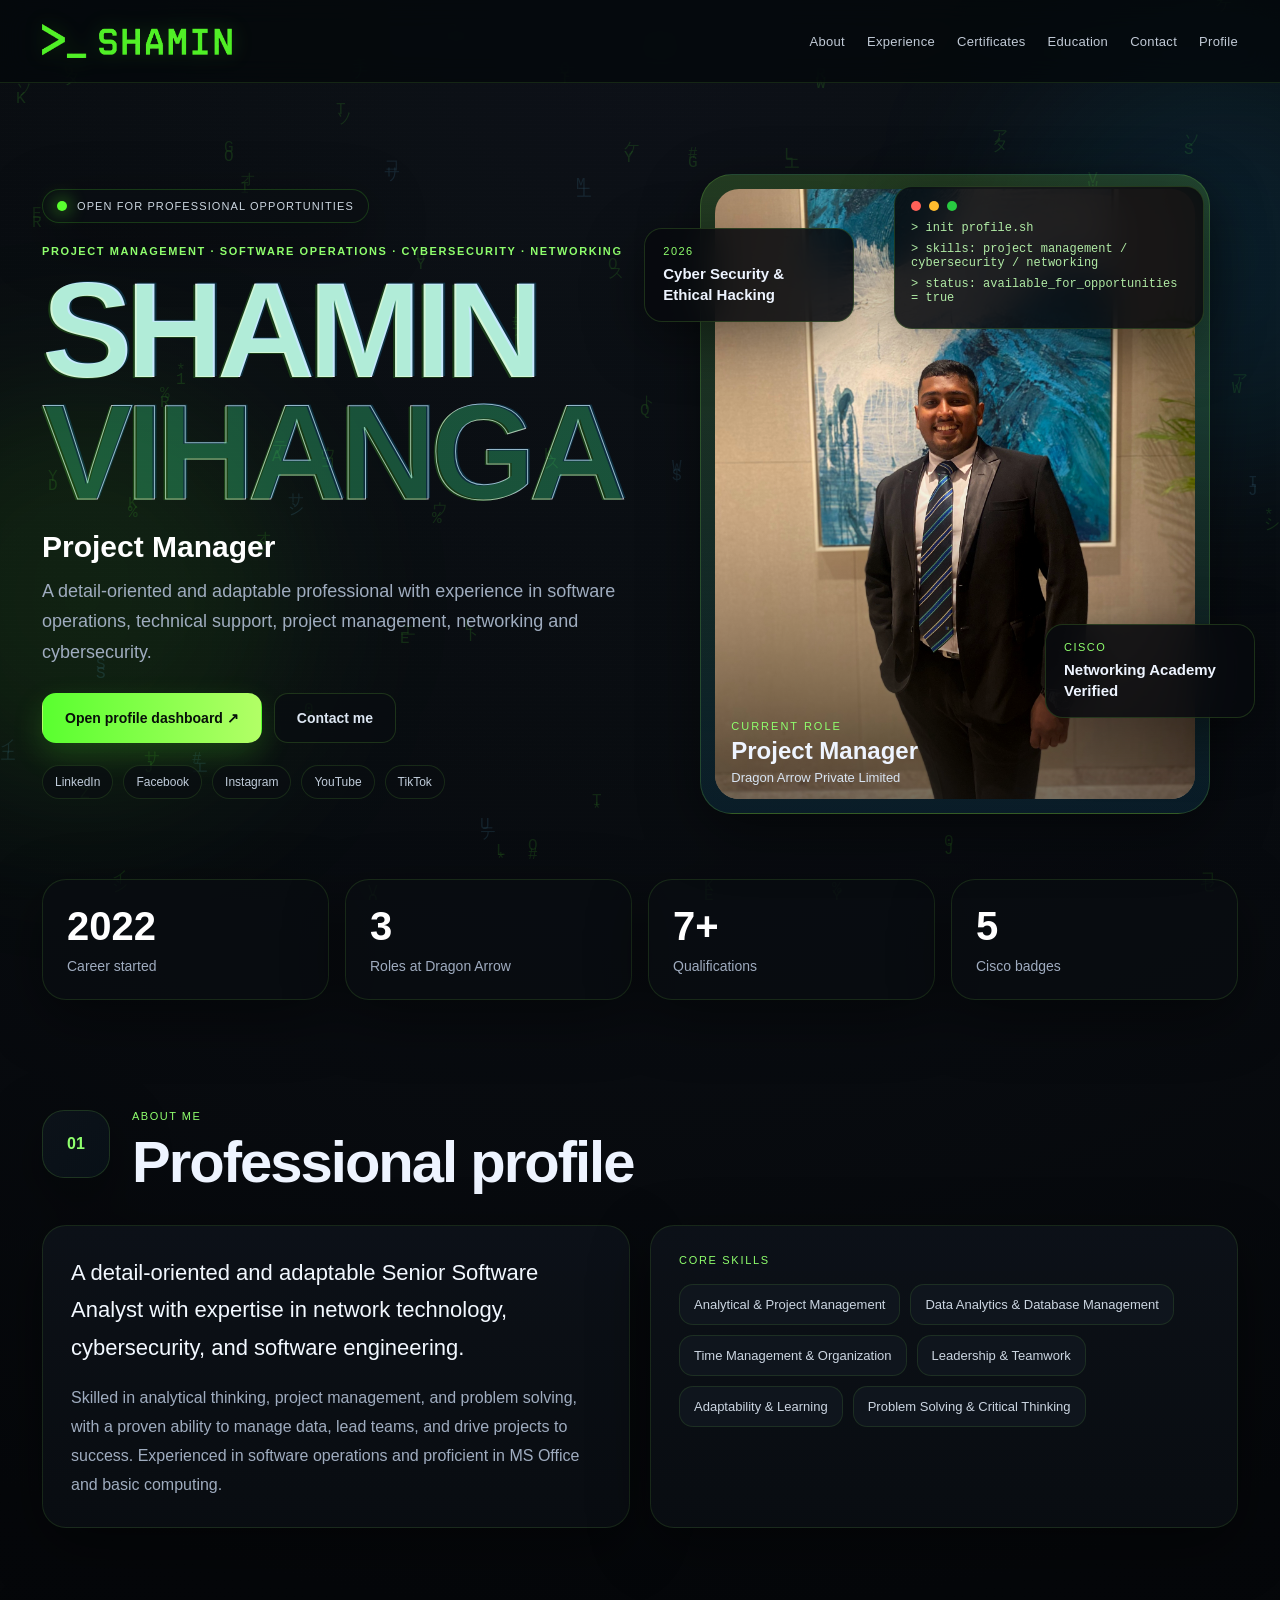
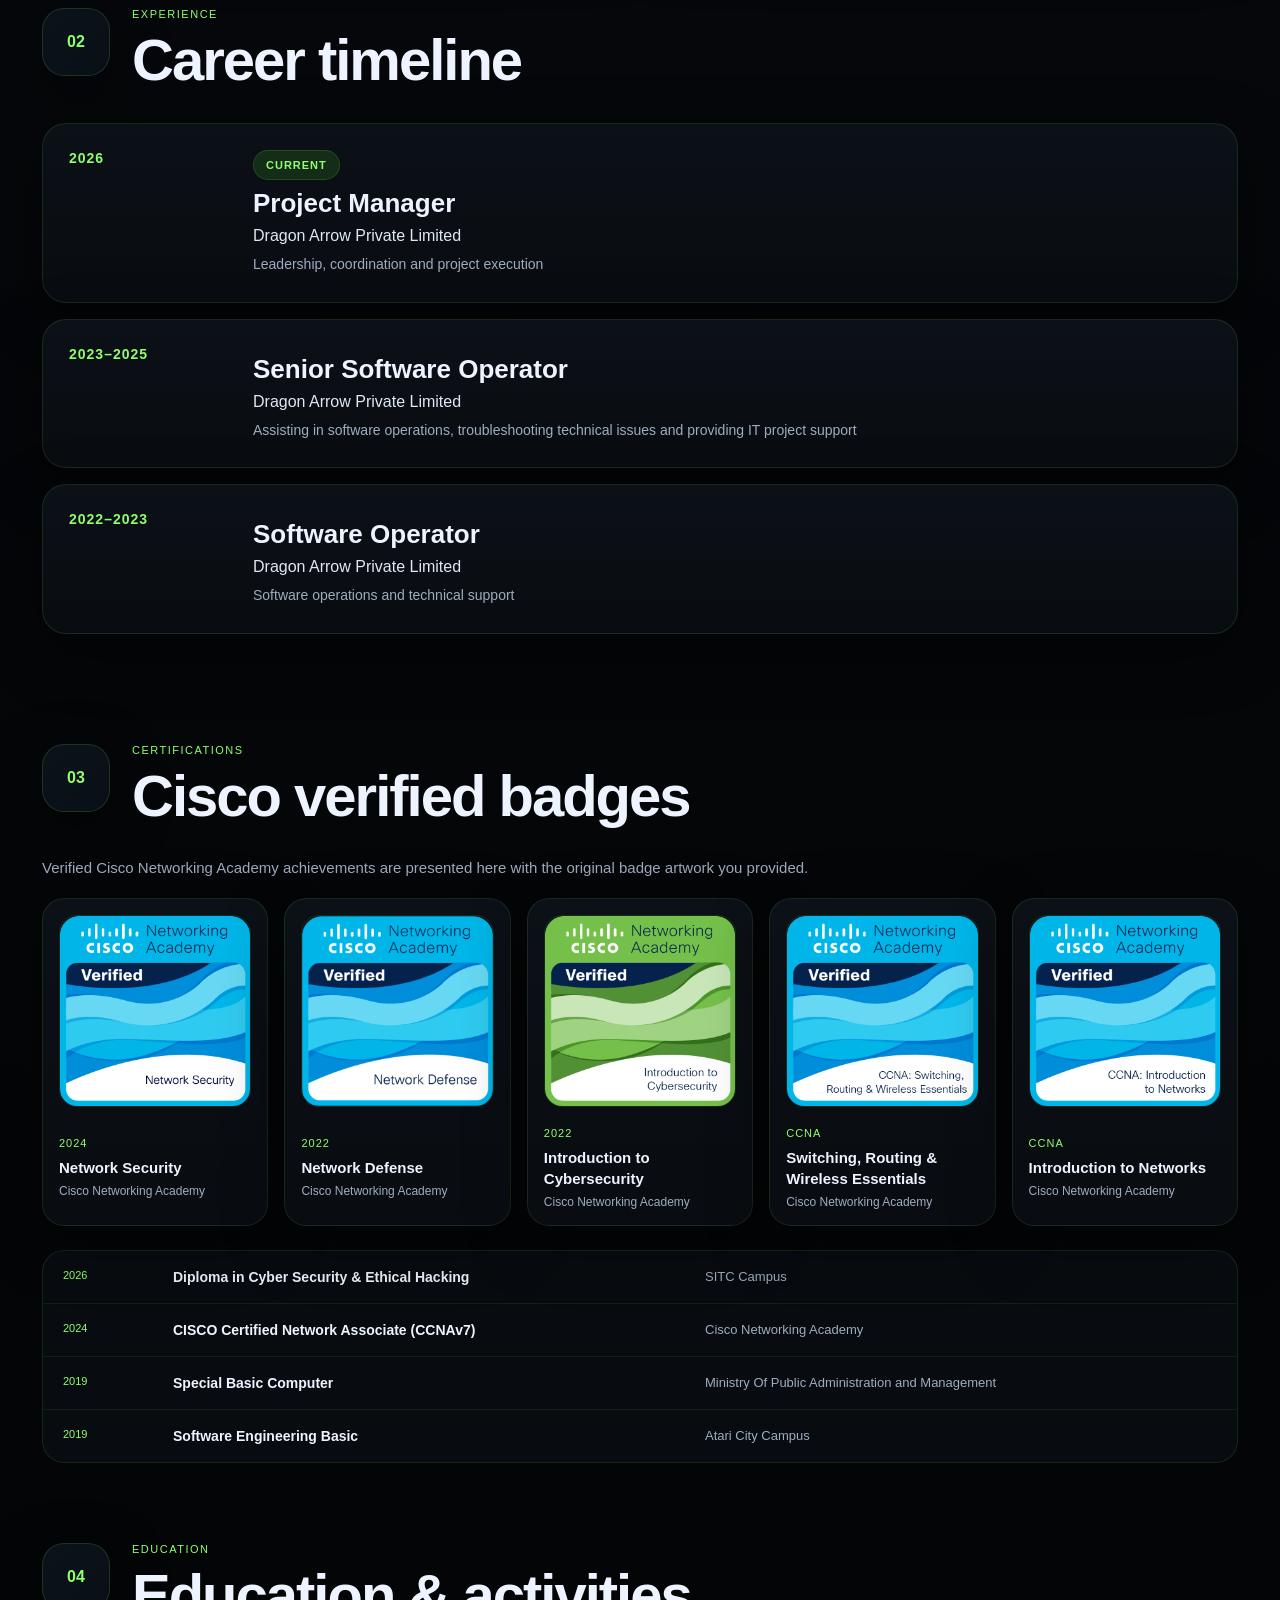
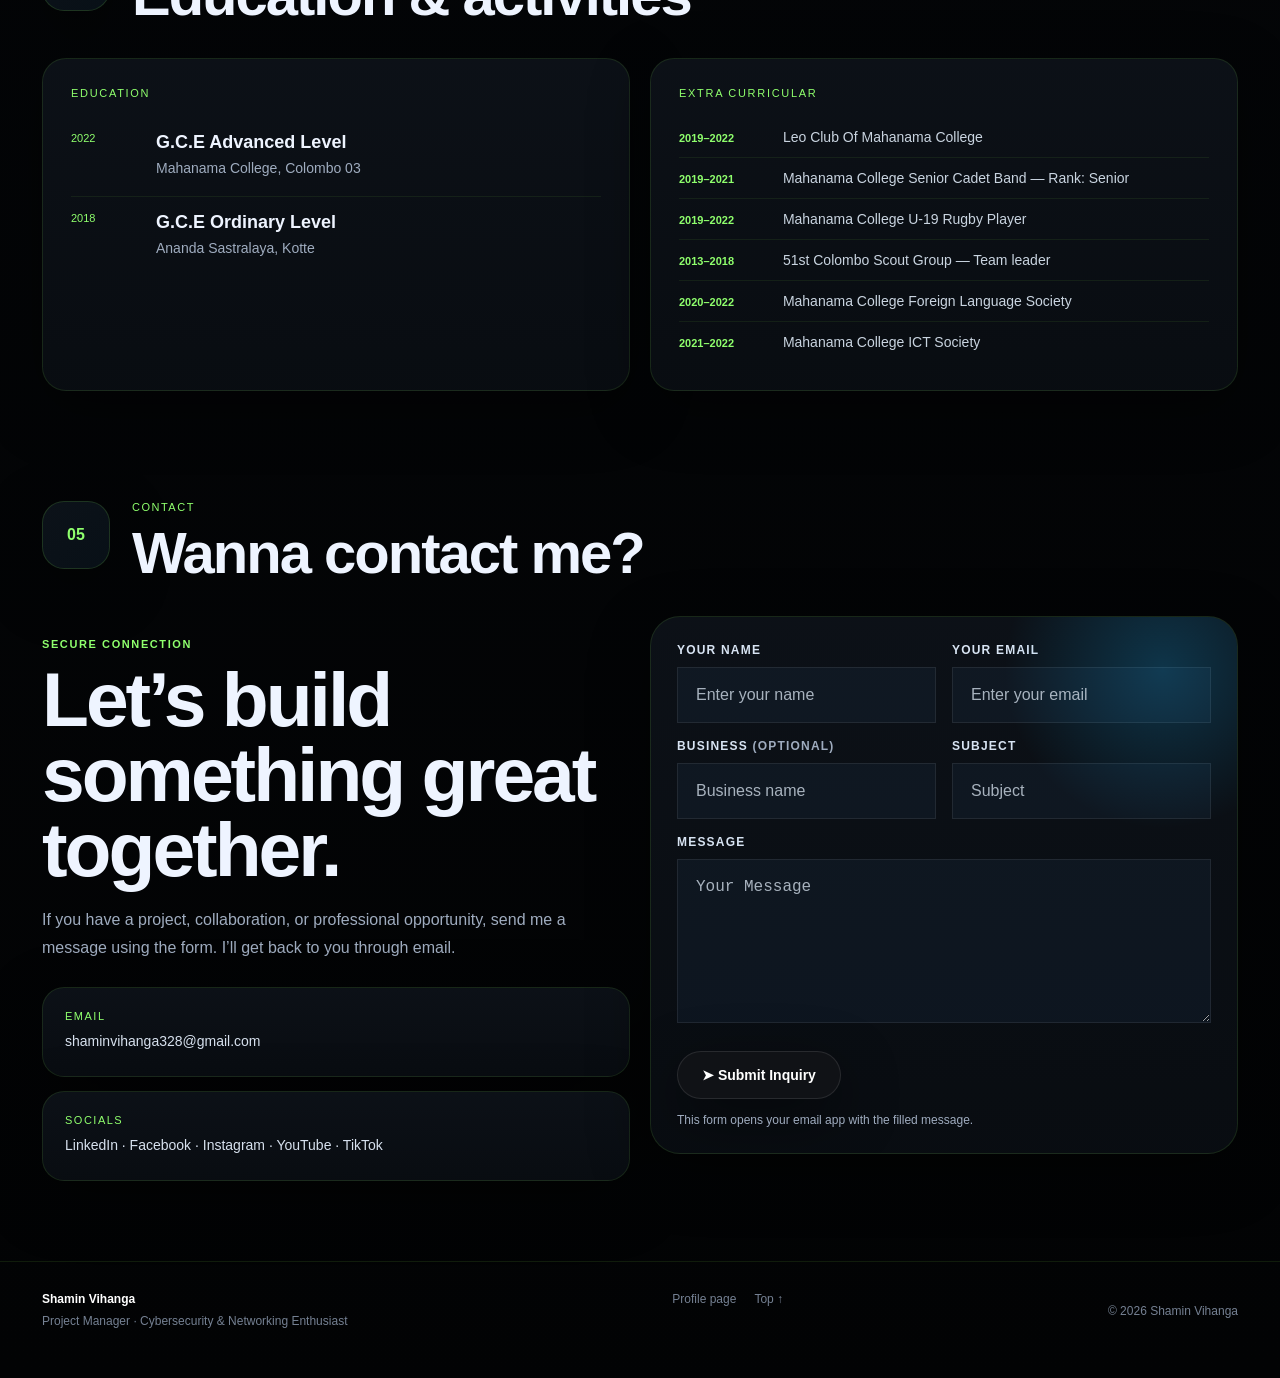
<file: index.html>
<!doctype html>
<html lang="en">
<head>
  <meta charset="utf-8" />
  <meta name="viewport" content="width=device-width,initial-scale=1" />
  <meta name="description" content="Shamin Vihanga — Project Manager, software operations professional, networking and cybersecurity enthusiast." />
  <meta name="theme-color" content="#05070b" />
  <title>Shamin Vihanga | Portfolio</title>
  <link rel="icon" href="assets/favicon.svg" type="image/svg+xml" />
  <link rel="stylesheet" href="style.css" />
</head>
<body>
  <canvas id="matrixCanvas" aria-hidden="true"></canvas>
  <div class="scanlines" aria-hidden="true"></div>

  <header class="topbar">
    <a class="brand brand-image" href="#home" aria-label="Shamin home">
      <img src="assets/shamin-logo.png" alt="Shamin logo" />
    </a>
    <nav class="main-nav" id="mainNav">
      <a href="#about">About</a>
      <a href="#experience">Experience</a>
      <a href="#certifications">Certificates</a>
      <a href="#education">Education</a>
      <a href="#contact">Contact</a>
      <a href="profile.html">Profile</a>
    </nav>
    <button class="menu-toggle" id="menuToggle" aria-label="Open menu"><span></span><span></span><span></span></button>
  </header>

  <main>
    <section class="hero" id="home">
      <div class="hero-copy reveal">
        <div class="status-pill"><b></b> OPEN FOR PROFESSIONAL OPPORTUNITIES</div>
        <p class="kicker">PROJECT MANAGEMENT · SOFTWARE OPERATIONS · CYBERSECURITY · NETWORKING</p>
        <h1 class="glitch" data-text="SHAMIN VIHANGA">SHAMIN<br><span>VIHANGA</span></h1>
        <p class="hero-role">Project Manager</p>
        <p class="hero-lead">A detail-oriented and adaptable professional with experience in software operations, technical support, project management, networking and cybersecurity.</p>
        <div class="hero-buttons">
          <a class="btn primary" href="profile.html">Open profile dashboard ↗</a>
          <a class="btn ghost" href="#contact">Contact me</a>
        </div>
        <div class="social-strip" aria-label="Social profiles">
          <a href="https://www.linkedin.com/in/shamin-vihanga-" target="_blank" rel="noopener">LinkedIn</a>
          <a href="https://www.facebook.com/shamin.vihange/" target="_blank" rel="noopener">Facebook</a>
          <a href="https://www.instagram.com/_._mikiya_._/" target="_blank" rel="noopener">Instagram</a>
          <a href="https://www.youtube.com/@shaminvihanga9292" target="_blank" rel="noopener">YouTube</a>
          <a href="https://www.tiktok.com/@mikiya.0?is_from_webapp=1&sender_device=pc" target="_blank" rel="noopener">TikTok</a>
        </div>
      </div>

      <div class="hero-photo reveal delay-1">
        <div class="photo-frame tilt-card">
          <img src="assets/profile-photo.jpg" alt="Shamin Vihanga" />
          <div class="photo-overlay"></div>
          <div class="photo-meta"><span>CURRENT ROLE</span><strong>Project Manager</strong><small>Dragon Arrow Private Limited</small></div>
        </div>
        <div class="float-card fc-one"><span>2026</span><b>Cyber Security & Ethical Hacking</b></div>
        <div class="float-card fc-two"><span>CISCO</span><b>Networking Academy Verified</b></div>
        <div class="terminal-card reveal delay-2">
          <div class="terminal-top"><span></span><span></span><span></span></div>
          <p>&gt; init profile.sh</p>
          <p>&gt; skills: project management / cybersecurity / networking</p>
          <p>&gt; status: available_for_opportunities = true</p>
        </div>
      </div>
    </section>

    <section class="stats reveal">
      <article><strong>2022</strong><span>Career started</span></article>
      <article><strong>3</strong><span>Roles at Dragon Arrow</span></article>
      <article><strong>7+</strong><span>Qualifications</span></article>
      <article><strong>5</strong><span>Cisco badges</span></article>
    </section>

    <section class="section" id="about">
      <div class="section-title reveal"><span>01</span><div><p>ABOUT ME</p><h2>Professional profile</h2></div></div>
      <div class="about-grid">
        <article class="glass reveal tilt-card">
          <p class="large-copy">A detail-oriented and adaptable Senior Software Analyst with expertise in network technology, cybersecurity, and software engineering.</p>
          <p>Skilled in analytical thinking, project management, and problem solving, with a proven ability to manage data, lead teams, and drive projects to success. Experienced in software operations and proficient in MS Office and basic computing.</p>
        </article>
        <article class="glass reveal delay-1 tilt-card">
          <p class="mini-label">CORE SKILLS</p>
          <div class="skill-grid">
            <span>Analytical & Project Management</span>
            <span>Data Analytics & Database Management</span>
            <span>Time Management & Organization</span>
            <span>Leadership & Teamwork</span>
            <span>Adaptability & Learning</span>
            <span>Problem Solving & Critical Thinking</span>
          </div>
        </article>
      </div>
    </section>

    <section class="section alt" id="experience">
      <div class="section-title reveal"><span>02</span><div><p>EXPERIENCE</p><h2>Career timeline</h2></div></div>
      <div class="timeline">
        <article class="timeline-card reveal tilt-card"><time>2026</time><div><div class="current-badge">CURRENT</div><h3>Project Manager</h3><p>Dragon Arrow Private Limited</p><small>Leadership, coordination and project execution</small></div></article>
        <article class="timeline-card reveal tilt-card"><time>2023–2025</time><div><h3>Senior Software Operator</h3><p>Dragon Arrow Private Limited</p><small>Assisting in software operations, troubleshooting technical issues and providing IT project support</small></div></article>
        <article class="timeline-card reveal tilt-card"><time>2022–2023</time><div><h3>Software Operator</h3><p>Dragon Arrow Private Limited</p><small>Software operations and technical support</small></div></article>
      </div>
    </section>

    <section class="section" id="certifications">
      <div class="section-title reveal"><span>03</span><div><p>CERTIFICATIONS</p><h2>Cisco verified badges</h2></div></div>
      <p class="section-copy reveal">Verified Cisco Networking Academy achievements are presented here with the original badge artwork you provided.</p>
      <div class="badge-grid">
        <article class="badge-card reveal tilt-card"><img src="assets/cisco-network-security.png" alt="Cisco Networking Academy verified Network Security badge"><div><span>2024</span><h3>Network Security</h3><p>Cisco Networking Academy</p></div></article>
        <article class="badge-card reveal delay-1 tilt-card"><img src="assets/cisco-network-defense.png" alt="Cisco Networking Academy verified Network Defense badge"><div><span>2022</span><h3>Network Defense</h3><p>Cisco Networking Academy</p></div></article>
        <article class="badge-card reveal delay-2 tilt-card"><img src="assets/cisco-introduction-to-cybersecurity.png" alt="Cisco Networking Academy verified Introduction to Cybersecurity badge"><div><span>2022</span><h3>Introduction to Cybersecurity</h3><p>Cisco Networking Academy</p></div></article>
        <article class="badge-card reveal tilt-card"><img src="assets/cisco-ccna-switching-routing-wireless-essentials.png" alt="Cisco Networking Academy verified CCNA Switching Routing and Wireless Essentials badge"><div><span>CCNA</span><h3>Switching, Routing & Wireless Essentials</h3><p>Cisco Networking Academy</p></div></article>
        <article class="badge-card reveal delay-1 tilt-card"><img src="assets/cisco-ccna-introduction-to-networks.png" alt="Cisco Networking Academy verified CCNA Introduction to Networks badge"><div><span>CCNA</span><h3>Introduction to Networks</h3><p>Cisco Networking Academy</p></div></article>
      </div>

      <div class="qualification-list reveal">
        <div><time>2026</time><strong>Diploma in Cyber Security & Ethical Hacking</strong><span>SITC Campus</span></div>
        <div><time>2024</time><strong>CISCO Certified Network Associate (CCNAv7)</strong><span>Cisco Networking Academy</span></div>
        <div><time>2019</time><strong>Special Basic Computer</strong><span>Ministry Of Public Administration and Management</span></div>
        <div><time>2019</time><strong>Software Engineering Basic</strong><span>Atari City Campus</span></div>
      </div>
    </section>

    <section class="section alt" id="education">
      <div class="section-title reveal"><span>04</span><div><p>EDUCATION</p><h2>Education & activities</h2></div></div>
      <div class="two-col">
        <article class="glass reveal tilt-card">
          <p class="mini-label">EDUCATION</p>
          <div class="info-row"><span>2022</span><div><h3>G.C.E Advanced Level</h3><p>Mahanama College, Colombo 03</p></div></div>
          <div class="info-row"><span>2018</span><div><h3>G.C.E Ordinary Level</h3><p>Ananda Sastralaya, Kotte</p></div></div>
        </article>
        <article class="glass reveal delay-1 tilt-card">
          <p class="mini-label">EXTRA CURRICULAR</p>
          <ul class="activity-list">
            <li><b>2019–2022</b> Leo Club Of Mahanama College</li>
            <li><b>2019–2021</b> Mahanama College Senior Cadet Band — Rank: Senior</li>
            <li><b>2019–2022</b> Mahanama College U-19 Rugby Player</li>
            <li><b>2013–2018</b> 51st Colombo Scout Group — Team leader</li>
            <li><b>2020–2022</b> Mahanama College Foreign Language Society</li>
            <li><b>2021–2022</b> Mahanama College ICT Society</li>
          </ul>
        </article>
      </div>
    </section>

    <section class="contact-panel" id="contact">
      <div class="section-title reveal"><span>05</span><div><p>CONTACT</p><h2>Wanna contact me?</h2></div></div>
      <div class="contact-grid">
        <div class="contact-copy reveal">
          <p class="kicker">SECURE CONNECTION</p>
          <h2>Let’s build something great together.</h2>
          <p>If you have a project, collaboration, or professional opportunity, send me a message using the form. I’ll get back to you through email.</p>
          <div class="contact-mini-cards">
            <div class="contact-mini-card">
              <span>EMAIL</span>
              <a href="mailto:shaminvihanga328@gmail.com">shaminvihanga328@gmail.com</a>
            </div>
            <div class="contact-mini-card">
              <span>SOCIALS</span>
              <p>LinkedIn · Facebook · Instagram · YouTube · TikTok</p>
            </div>
          </div>
        </div>

        <form class="contact-form reveal delay-1" id="contactForm">
          <div class="form-grid two">
            <label>
              <span>YOUR NAME</span>
              <input type="text" name="name" placeholder="Enter your name" required />
            </label>
            <label>
              <span>YOUR EMAIL</span>
              <input type="email" name="email" placeholder="Enter your email" required />
            </label>
            <label>
              <span>BUSINESS <em>(OPTIONAL)</em></span>
              <input type="text" name="business" placeholder="Business name" />
            </label>
            <label>
              <span>SUBJECT</span>
              <input type="text" name="subject" placeholder="Subject" required />
            </label>
          </div>
          <label class="full-width">
            <span>MESSAGE</span>
            <textarea name="message" rows="7" placeholder="Your Message" required></textarea>
          </label>
          <button class="submit-btn" type="submit">➤ Submit Inquiry</button>
          <p class="form-note">This form opens your email app with the filled message.</p>
        </form>
      </div>
    </section>
  </main>

  <footer>
    <div><strong>Shamin Vihanga</strong><span>Project Manager · Cybersecurity & Networking Enthusiast</span></div>
    <div class="footer-links"><a href="profile.html">Profile page</a><a href="#home">Top ↑</a></div>
    <p>© <span id="year"></span> Shamin Vihanga</p>
  </footer>

  <script src="script.js"></script>
</body>
</html>
</file>
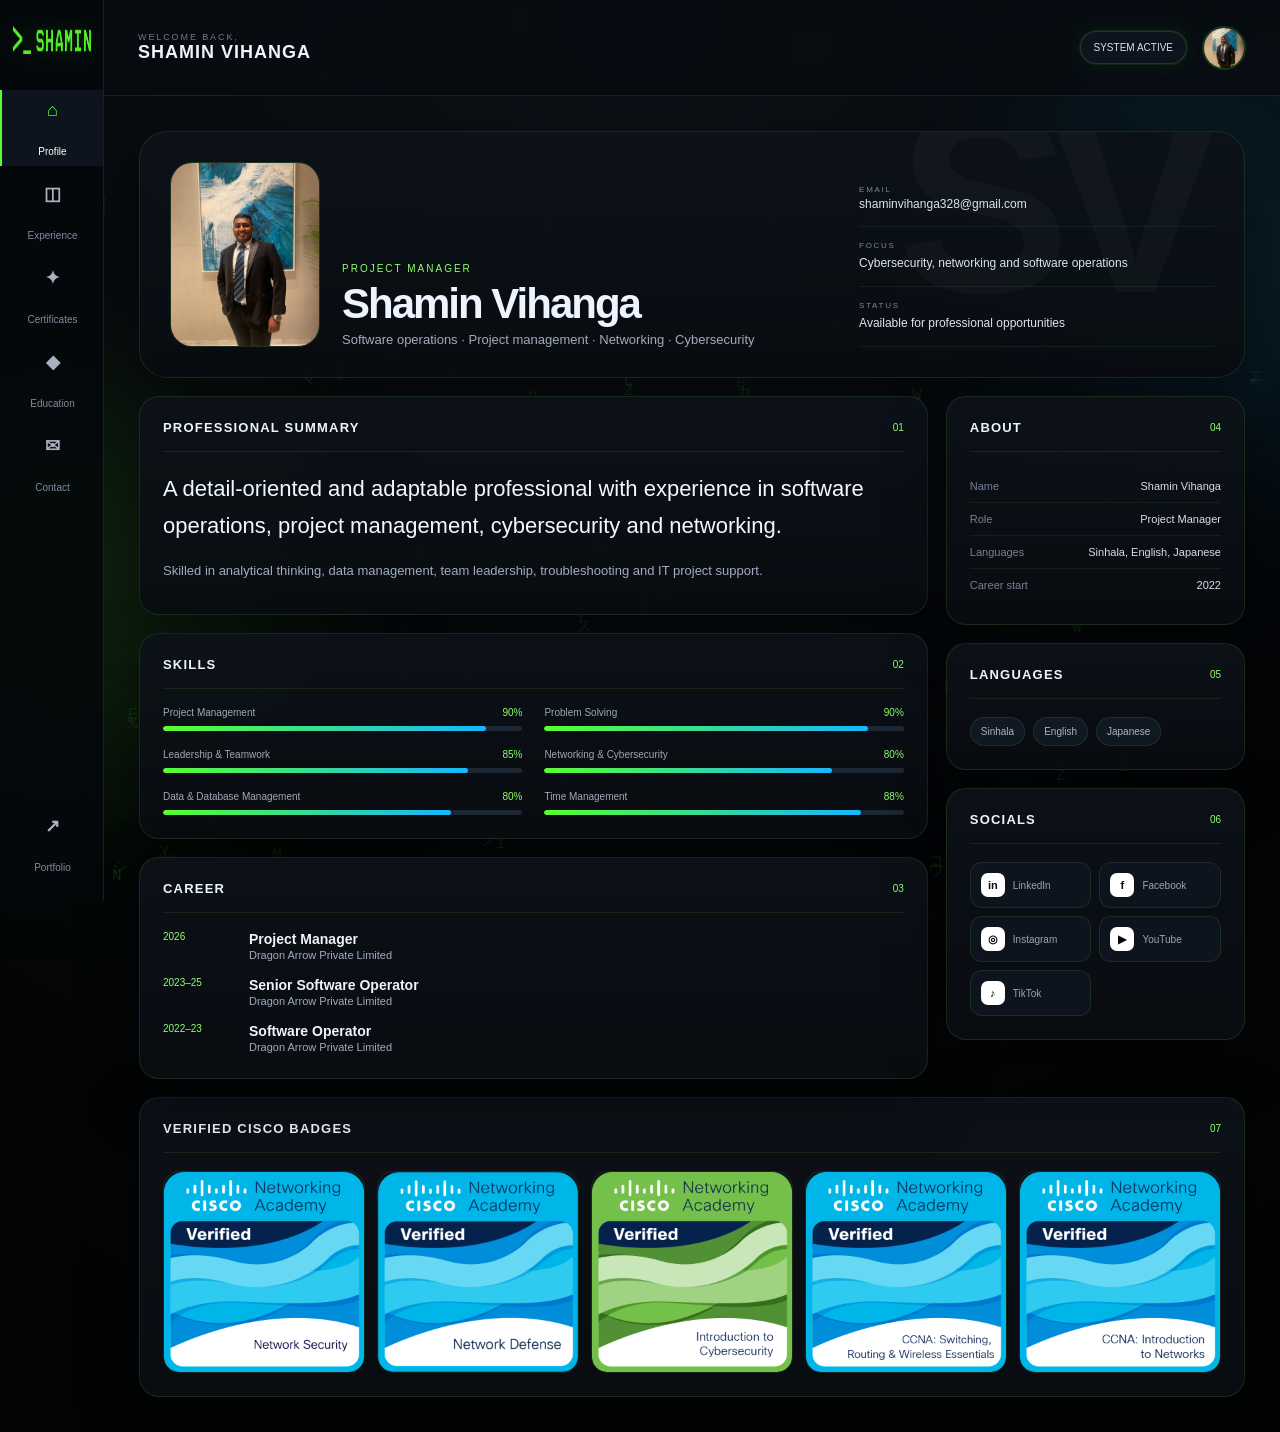
<file: profile.html>
<!doctype html>
<html lang="en">
<head>
  <meta charset="utf-8" />
  <meta name="viewport" content="width=device-width,initial-scale=1" />
  <meta name="theme-color" content="#05070b" />
  <meta name="description" content="Shamin Vihanga profile dashboard" />
  <title>Profile | Shamin Vihanga</title>
  <link rel="icon" href="assets/favicon.svg" type="image/svg+xml" />
  <link rel="stylesheet" href="style.css" />
</head>
<body class="dashboard-body">
  <canvas id="matrixCanvas" aria-hidden="true"></canvas>
  <div class="scanlines" aria-hidden="true"></div>

  <aside class="dash-sidebar">
    <a class="brand dash-brand brand-image" href="index.html" aria-label="Shamin home"><img src="assets/shamin-logo.png" alt="Shamin logo" /></a>
    <nav>
      <a class="active" href="profile.html"><b>⌂</b><span>Profile</span></a>
      <a href="index.html#experience"><b>◫</b><span>Experience</span></a>
      <a href="index.html#certifications"><b>✦</b><span>Certificates</span></a>
      <a href="index.html#education"><b>◆</b><span>Education</span></a>
      <a href="index.html#contact"><b>✉</b><span>Contact</span></a>
    </nav>
    <a class="side-exit" href="index.html"><b>↗</b><span>Portfolio</span></a>
  </aside>

  <div class="dash-shell">
    <header class="dash-header">
      <div><p>WELCOME BACK,</p><h1>SHAMIN VIHANGA</h1></div>
      <div class="dash-header-actions"><div class="mini-action status-live">SYSTEM ACTIVE</div><img src="assets/profile-photo.jpg" alt="Shamin Vihanga"></div>
    </header>

    <main class="dash-main">
      <section class="profile-banner reveal">
        <div class="banner-watermark">SV</div>
        <div class="profile-identity">
          <img src="assets/profile-photo.jpg" alt="Shamin Vihanga profile photo" />
          <div><span>PROJECT MANAGER</span><h2>Shamin Vihanga</h2><p>Software operations · Project management · Networking · Cybersecurity</p></div>
        </div>
        <div class="quick-facts">
          <div><span>EMAIL</span><a href="mailto:shaminvihanga328@gmail.com">shaminvihanga328@gmail.com</a></div>
          <div><span>FOCUS</span><p>Cybersecurity, networking and software operations</p></div>
          <div><span>STATUS</span><p>Available for professional opportunities</p></div>
        </div>
      </section>

      <section class="dashboard-grid">
        <div class="dash-col-main">
          <article class="dash-card reveal tilt-card"><div class="dash-card-title"><h3>Professional summary</h3><span>01</span></div><p class="large-copy">A detail-oriented and adaptable professional with experience in software operations, project management, cybersecurity and networking.</p><p>Skilled in analytical thinking, data management, team leadership, troubleshooting and IT project support.</p></article>

          <article class="dash-card reveal tilt-card"><div class="dash-card-title"><h3>Skills</h3><span>02</span></div><div class="skill-bars"><div><p><span>Project Management</span><b>90%</b></p><i style="--w:90%"></i></div><div><p><span>Problem Solving</span><b>90%</b></p><i style="--w:90%"></i></div><div><p><span>Leadership & Teamwork</span><b>85%</b></p><i style="--w:85%"></i></div><div><p><span>Networking & Cybersecurity</span><b>80%</b></p><i style="--w:80%"></i></div><div><p><span>Data & Database Management</span><b>80%</b></p><i style="--w:80%"></i></div><div><p><span>Time Management</span><b>88%</b></p><i style="--w:88%"></i></div></div></article>

          <article class="dash-card reveal tilt-card"><div class="dash-card-title"><h3>Career</h3><span>03</span></div><div class="mini-timeline"><div><time>2026</time><section><h4>Project Manager</h4><p>Dragon Arrow Private Limited</p></section></div><div><time>2023–25</time><section><h4>Senior Software Operator</h4><p>Dragon Arrow Private Limited</p></section></div><div><time>2022–23</time><section><h4>Software Operator</h4><p>Dragon Arrow Private Limited</p></section></div></div></article>
        </div>

        <div class="dash-col-side">
          <article class="dash-card reveal delay-1 tilt-card"><div class="dash-card-title"><h3>About</h3><span>04</span></div><dl class="profile-dl"><div><dt>Name</dt><dd>Shamin Vihanga</dd></div><div><dt>Role</dt><dd>Project Manager</dd></div><div><dt>Languages</dt><dd>Sinhala, English, Japanese</dd></div><div><dt>Career start</dt><dd>2022</dd></div></dl></article>

          <article class="dash-card reveal delay-1 tilt-card"><div class="dash-card-title"><h3>Languages</h3><span>05</span></div><div class="language-pills"><span>Sinhala</span><span>English</span><span>Japanese</span></div></article>

          <article class="dash-card reveal delay-1 tilt-card"><div class="dash-card-title"><h3>Socials</h3><span>06</span></div><div class="social-cards"><a href="https://www.linkedin.com/in/shamin-vihanga-" target="_blank" rel="noopener"><b>in</b><span>LinkedIn</span></a><a href="https://www.facebook.com/shamin.vihange/" target="_blank" rel="noopener"><b>f</b><span>Facebook</span></a><a href="https://www.instagram.com/_._mikiya_._/" target="_blank" rel="noopener"><b>◎</b><span>Instagram</span></a><a href="https://www.youtube.com/@shaminvihanga9292" target="_blank" rel="noopener"><b>▶</b><span>YouTube</span></a><a href="https://www.tiktok.com/@mikiya.0?is_from_webapp=1&sender_device=pc" target="_blank" rel="noopener"><b>♪</b><span>TikTok</span></a></div></article>
        </div>
      </section>

      <section class="dash-badges reveal">
        <div class="dash-card-title"><h3>Verified Cisco badges</h3><span>07</span></div>
        <div class="dash-badge-row"><img src="assets/cisco-network-security.png" alt="Network Security badge"><img src="assets/cisco-network-defense.png" alt="Network Defense badge"><img src="assets/cisco-introduction-to-cybersecurity.png" alt="Introduction to Cybersecurity badge"><img src="assets/cisco-ccna-switching-routing-wireless-essentials.png" alt="CCNA Switching Routing and Wireless Essentials badge"><img src="assets/cisco-ccna-introduction-to-networks.png" alt="CCNA Introduction to Networks badge"></div>
      </section>
    </main>
  </div>
  <script src="script.js"></script>
</body>
</html>
</file>
<file: style.css>
:root{
  --bg:#040608;
  --bg-soft:#0a0e12;
  --panel:#0b1016;
  --panel-2:#0e141b;
  --text:#eef4ff;
  --muted:#9facbf;
  --line:rgba(143,255,84,.14);
  --green:#59ff2f;
  --green-soft:#8fff6d;
  --cyan:#16b7ff;
  --cyan-soft:#70d4ff;
  --shadow:0 18px 60px rgba(0,0,0,.45);
}
*{box-sizing:border-box}
html{scroll-behavior:smooth}
body{margin:0;font-family:Inter,Segoe UI,Roboto,Arial,sans-serif;background:radial-gradient(circle at top,#0e131a 0,#05070a 35%,#020304 100%);color:var(--text);overflow-x:hidden;position:relative}
a{text-decoration:none;color:inherit}
img{max-width:100%;display:block}
main,header,footer,.dash-shell,.dash-sidebar{position:relative;z-index:2}
#matrixCanvas{position:fixed;inset:0;width:100%;height:100%;z-index:0;opacity:.24;pointer-events:none}
.scanlines{position:fixed;inset:0;pointer-events:none;z-index:1;opacity:.09;background:repeating-linear-gradient(to bottom,rgba(255,255,255,.08) 0 1px,transparent 1px 4px)}
body:before,body:after{content:"";position:fixed;inset:auto auto 10% -10%;width:420px;height:420px;border-radius:50%;filter:blur(85px);background:rgba(89,255,47,.10);z-index:0;pointer-events:none;animation:pulseGlow 9s ease-in-out infinite}
body:after{inset:5% -12% auto auto;background:rgba(22,183,255,.10);animation-delay:-4s}

.topbar{position:sticky;top:0;display:flex;align-items:center;justify-content:space-between;gap:22px;max-width:1440px;margin:0 auto;padding:18px clamp(22px,4vw,42px);backdrop-filter:blur(14px);background:rgba(4,7,10,.72);border-bottom:1px solid rgba(143,255,84,.12);z-index:30}
.brand{display:flex;align-items:center;gap:14px;color:#fff}
.brand span{display:grid;place-items:center;width:56px;height:56px;border-radius:18px;background:linear-gradient(135deg,#0f171f,#05070a);border:1px solid rgba(143,255,84,.18);font-size:20px;font-weight:800;box-shadow:var(--shadow)}
.brand i{display:block;width:9px;height:9px;border-radius:50%;background:var(--green);box-shadow:0 0 16px var(--green)}
.brand-image{padding:6px 0}
.brand-image img{height:34px;width:auto;max-width:290px;filter:drop-shadow(0 0 10px rgba(89,255,47,.18))}
.main-nav{display:flex;gap:22px;align-items:center}
.main-nav a{font-size:13px;color:#c1cad6;position:relative;padding:8px 0;letter-spacing:.3px}
.main-nav a:after{content:"";position:absolute;left:0;bottom:0;width:0;height:2px;background:linear-gradient(90deg,var(--green),var(--cyan));transition:.25s}
.main-nav a:hover{color:#fff}.main-nav a:hover:after{width:100%}
.menu-toggle{display:none;background:none;border:0;padding:0;cursor:pointer}
.menu-toggle span{display:block;width:28px;height:2px;background:#fff;margin:5px 0;border-radius:999px}

.hero{max-width:1440px;margin:0 auto;padding:56px clamp(22px,4vw,42px) 24px;display:grid;grid-template-columns:1.02fr .98fr;gap:42px;align-items:center;min-height:calc(100vh - 110px)}
.status-pill{display:inline-flex;align-items:center;gap:10px;padding:10px 14px;border-radius:999px;border:1px solid rgba(89,255,47,.18);background:rgba(10,14,18,.72);font-size:11px;letter-spacing:1.1px;color:#cdd7e1;text-transform:uppercase;box-shadow:var(--shadow)}
.status-pill b{width:10px;height:10px;border-radius:50%;background:var(--green);box-shadow:0 0 18px var(--green);animation:blink 1.3s ease-in-out infinite}
.kicker{margin:22px 0 12px;color:var(--green-soft);letter-spacing:1.6px;font-size:11px;font-weight:700}
.hero h1{margin:0;font-size:clamp(66px,11vw,136px);line-height:.9;letter-spacing:-7px}
.hero h1 span{color:transparent;-webkit-text-stroke:1px rgba(240,248,255,.72)}
.glitch{position:relative;display:inline-block}
.glitch:before,.glitch:after{content:attr(data-text);position:absolute;inset:0;pointer-events:none;opacity:.18}
.glitch:before{transform:translate(2px,-1px);color:var(--cyan);animation:glitchMove 3.8s infinite}
.glitch:after{transform:translate(-2px,1px);color:var(--green);animation:glitchMove 2.7s infinite reverse}
.hero-role{font-size:30px;font-weight:700;margin:16px 0 12px;color:#fff}
.hero-lead{max-width:620px;color:var(--muted);font-size:18px;line-height:1.7;margin:0 0 26px}
.hero-buttons{display:flex;flex-wrap:wrap;gap:12px}
.btn{display:inline-flex;align-items:center;justify-content:center;min-height:50px;padding:0 22px;border-radius:14px;font-size:14px;font-weight:700;transition:.25s;border:1px solid transparent}
.btn.primary{background:linear-gradient(90deg,var(--green),#b2ff66);color:#071008;box-shadow:0 12px 30px rgba(89,255,47,.18)}
.btn.primary:hover{transform:translateY(-2px);box-shadow:0 16px 34px rgba(89,255,47,.26)}
.btn.ghost{background:rgba(8,12,16,.75);color:#dce6f2;border-color:rgba(143,255,84,.16)}
.btn.ghost:hover{border-color:rgba(22,183,255,.34);transform:translateY(-2px)}
.social-strip{display:flex;flex-wrap:wrap;gap:10px;margin-top:22px}
.social-strip a{padding:9px 12px;border-radius:999px;background:rgba(10,14,18,.76);border:1px solid rgba(143,255,84,.12);font-size:12px;color:#c0ccda;transition:.25s}
.social-strip a:hover{color:#fff;border-color:rgba(89,255,47,.32);transform:translateY(-2px)}

.hero-photo{position:relative;min-height:700px;display:grid;place-items:center}
.photo-frame{position:relative;width:min(100%,510px);padding:14px;border-radius:32px;background:linear-gradient(180deg,rgba(143,255,84,.18),rgba(22,183,255,.10));border:1px solid rgba(143,255,84,.18);box-shadow:var(--shadow);overflow:hidden;transform-style:preserve-3d;animation:floatSlow 6s ease-in-out infinite}
.photo-frame img{width:100%;height:610px;object-fit:cover;border-radius:24px;filter:saturate(1.05) contrast(1.03)}
.photo-overlay{position:absolute;inset:14px;border-radius:24px;background:linear-gradient(180deg,transparent 45%,rgba(0,0,0,.55) 100%)}
.photo-meta{position:absolute;left:30px;right:30px;bottom:28px;display:grid;gap:5px;z-index:2}
.photo-meta span{font-size:11px;letter-spacing:2px;color:var(--green-soft)}
.photo-meta strong{font-size:24px}
.photo-meta small{color:#d8e4f2;font-size:13px}
.float-card,.terminal-card{position:absolute;background:rgba(7,10,14,.88);backdrop-filter:blur(18px);border:1px solid rgba(143,255,84,.16);border-radius:18px;box-shadow:var(--shadow)}
.float-card{padding:16px 18px;width:210px;display:grid;gap:6px;animation:floatCard 7s ease-in-out infinite}
.float-card span{font-size:11px;letter-spacing:1.5px;color:var(--green-soft)}
.float-card b{font-size:15px;line-height:1.4}
.fc-one{top:12%;left:-5%}.fc-two{right:-3%;bottom:18%;animation-delay:-3s}
.terminal-card{right:6%;top:6%;width:310px;padding:14px 16px 16px;font-family:Consolas,Monaco,monospace;font-size:12px;color:#bdfcb0}
.terminal-top{display:flex;gap:8px;margin-bottom:10px}.terminal-top span{width:10px;height:10px;border-radius:50%;background:#1b2330}.terminal-top span:nth-child(1){background:#ff6058}.terminal-top span:nth-child(2){background:#ffbd2e}.terminal-top span:nth-child(3){background:#28ca41}.terminal-card p{margin:0 0 7px;opacity:.92}

.stats{max-width:1440px;margin:6px auto 0;padding:0 clamp(22px,4vw,42px);display:grid;grid-template-columns:repeat(4,1fr);gap:16px}
.stats article{padding:24px;border:1px solid rgba(143,255,84,.12);border-radius:24px;background:rgba(9,13,18,.82);box-shadow:var(--shadow)}
.stats strong{display:block;font-size:40px;color:#fff;margin-bottom:8px}.stats span{color:var(--muted);font-size:14px}

.section,.section.alt,.contact-panel{max-width:1440px;margin:0 auto;padding:110px clamp(22px,4vw,42px) 0}
.section.alt{padding-top:80px}
.section-title{display:flex;gap:22px;align-items:flex-start;margin-bottom:30px}
.section-title>span{width:68px;height:68px;border-radius:22px;display:grid;place-items:center;background:linear-gradient(135deg,#0c1219,#081017);border:1px solid rgba(143,255,84,.15);font-size:16px;font-weight:800;color:var(--green-soft);box-shadow:var(--shadow)}
.section-title p{margin:0;color:var(--green-soft);font-size:11px;letter-spacing:1.5px}.section-title h2{margin:6px 0 0;font-size:clamp(36px,5vw,58px);letter-spacing:-2px}
.section-copy{margin:0 0 22px;color:var(--muted);font-size:15px}
.glass,.timeline-card,.badge-card,.contact-form,.contact-mini-card,.dash-card,.dash-badges,.profile-banner{background:linear-gradient(180deg,rgba(13,18,25,.92),rgba(9,13,18,.96));border:1px solid rgba(143,255,84,.11);box-shadow:var(--shadow)}
.about-grid,.two-col,.contact-grid{display:grid;grid-template-columns:1fr 1fr;gap:20px}
.glass{padding:28px;border-radius:24px}
.large-copy{font-size:22px;line-height:1.7;color:#f2f8ff;margin:0 0 18px}.glass p:last-child{margin-bottom:0;color:var(--muted);line-height:1.8}
.mini-label{font-size:11px;letter-spacing:1.7px;color:var(--green-soft);margin:0 0 18px}
.skill-grid{display:flex;flex-wrap:wrap;gap:10px}.skill-grid span{padding:12px 14px;border-radius:14px;background:#0f151d;border:1px solid rgba(143,255,84,.11);font-size:13px;color:#cbd5e1}
.timeline{display:grid;gap:16px}
.timeline-card{display:grid;grid-template-columns:160px 1fr;gap:24px;padding:26px;border-radius:24px}
.timeline-card time{font-size:14px;color:var(--green-soft);font-weight:700;letter-spacing:1px}.timeline-card h3{margin:8px 0;font-size:26px}.timeline-card p{margin:0 0 8px;color:#dfe7f2;font-size:16px}.timeline-card small{color:var(--muted);font-size:14px;line-height:1.6}
.current-badge{display:inline-block;padding:8px 12px;border-radius:999px;background:rgba(89,255,47,.12);color:var(--green-soft);font-size:11px;font-weight:700;letter-spacing:1px;border:1px solid rgba(89,255,47,.16)}

.badge-grid{display:grid;grid-template-columns:repeat(5,1fr);gap:16px}
.badge-card{padding:16px;border-radius:22px;display:grid;gap:16px;transition:.25s}
.badge-card img{border-radius:18px;border:1px solid rgba(143,255,84,.10)}
.badge-card span{font-size:11px;letter-spacing:1px;color:var(--green-soft)}
.badge-card h3{font-size:15px;line-height:1.4;margin:6px 0}.badge-card p{margin:0;color:var(--muted);font-size:12px}
.qualification-list{margin-top:24px;border:1px solid rgba(143,255,84,.11);border-radius:22px;overflow:hidden;background:rgba(9,13,18,.93)}
.qualification-list>div{display:grid;grid-template-columns:90px 1fr 1fr;gap:20px;padding:18px 20px;border-bottom:1px solid rgba(143,255,84,.08)}.qualification-list>div:last-child{border-bottom:0}
.qualification-list time{color:var(--green-soft);font-size:11px}.qualification-list strong{font-size:14px}.qualification-list span{font-size:13px;color:var(--muted)}
.info-row{display:grid;grid-template-columns:70px 1fr;gap:15px;padding:15px 0;border-bottom:1px solid rgba(143,255,84,.08)}.info-row:last-child{border-bottom:0}
.info-row span{color:var(--green-soft);font-size:11px}.info-row h3{margin:0;font-size:18px}.info-row p{margin:3px 0 0;color:var(--muted);font-size:14px}
.activity-list{margin:0;padding:0;list-style:none}.activity-list li{padding:12px 0;border-bottom:1px solid rgba(143,255,84,.08);color:#c9d4e0;font-size:14px}.activity-list li:last-child{border-bottom:0}.activity-list b{display:inline-block;min-width:100px;color:var(--green-soft);font-size:11px}

.contact-panel{padding-bottom:80px}
.contact-grid{align-items:start}
.contact-copy h2{font-size:clamp(42px,6vw,80px);letter-spacing:-3px;line-height:.98;margin:0 0 18px}
.contact-copy>p:not(.kicker){color:var(--muted);font-size:16px;line-height:1.8;max-width:560px}
.contact-mini-cards{display:grid;gap:14px;margin-top:24px}
.contact-mini-card{padding:22px;border-radius:22px}
.contact-mini-card span{display:block;font-size:11px;letter-spacing:1.5px;color:var(--green-soft);margin-bottom:8px}.contact-mini-card a,.contact-mini-card p{margin:0;color:#d7e1ee;font-size:14px;line-height:1.7}
.contact-form{padding:26px;border-radius:30px;position:relative;overflow:hidden}
.contact-form:before{content:"";position:absolute;inset:-20% auto auto 60%;width:320px;height:320px;border-radius:50%;background:radial-gradient(circle,rgba(22,183,255,.22),transparent 70%);pointer-events:none}
.form-grid.two{display:grid;grid-template-columns:1fr 1fr;gap:16px}
.contact-form label{display:block}.contact-form span{display:block;margin-bottom:10px;font-size:12px;letter-spacing:1.2px;color:#d8e4f3;font-weight:700}.contact-form span em{font-style:normal;color:var(--muted)}
.contact-form input,.contact-form textarea{width:100%;border:1px solid rgba(255,255,255,.08);background:rgba(66,120,181,.08);color:#eaf3ff;padding:18px 18px;border-radius:0;outline:none;font-size:16px;transition:.2s}
.contact-form input::placeholder,.contact-form textarea::placeholder{color:#c9d4e0;opacity:.82}
.contact-form input:focus,.contact-form textarea:focus{border-color:rgba(89,255,47,.35);box-shadow:0 0 0 4px rgba(89,255,47,.08)}
.full-width{display:block;margin-top:16px}
.submit-btn{margin-top:24px;display:inline-flex;align-items:center;justify-content:center;gap:10px;min-height:48px;padding:0 24px;border-radius:999px;background:#101216;color:#fff;font-size:14px;font-weight:700;border:1px solid rgba(255,255,255,.1);cursor:pointer;transition:.25s;box-shadow:var(--shadow)}
.submit-btn:hover{transform:translateY(-2px);border-color:rgba(89,255,47,.28);box-shadow:0 16px 34px rgba(0,0,0,.35)}
.form-note{margin:14px 0 0;color:var(--muted);font-size:12px}

footer{max-width:1440px;margin:auto;padding:30px clamp(22px,4vw,42px) 48px;display:flex;justify-content:space-between;gap:20px;border-top:1px solid rgba(143,255,84,.10);color:#758193;font-size:12px}footer>div:first-child{display:grid;gap:6px}footer strong{color:#fff}.footer-links{display:flex;gap:18px;align-items:flex-start}.footer-links a:hover{color:#fff}

.reveal{opacity:0;transform:translateY(18px);transition:opacity .7s ease,transform .7s ease}.reveal.visible{opacity:1;transform:none}.delay-1{transition-delay:.14s}.delay-2{transition-delay:.28s}
.tilt-card{transition:transform .24s ease,border-color .24s ease,box-shadow .24s ease;transform-style:preserve-3d}.tilt-card:hover{border-color:rgba(89,255,47,.22);box-shadow:0 22px 55px rgba(0,0,0,.35)}

/* Dashboard */
.dashboard-body{background:radial-gradient(circle at top,#0e131a 0,#040608 60%,#020304 100%)}
.dash-sidebar{position:fixed;inset:0 auto 0 0;width:104px;border-right:1px solid rgba(143,255,84,.12);background:rgba(5,8,12,.88);backdrop-filter:blur(12px);display:flex;flex-direction:column;align-items:center;z-index:40}
.dash-brand{margin:20px 0 30px}.dash-brand img{height:28px;max-width:78px}
.dash-sidebar nav{display:grid;width:100%;gap:8px}.dash-sidebar nav a,.side-exit{display:grid;place-items:center;gap:6px;min-height:76px;color:#7f8ca0;font-size:10px;border-left:2px solid transparent}.dash-sidebar nav a b,.side-exit b{font-size:18px;color:#a8b2c0}.dash-sidebar nav a.active{background:#0d141d;color:#fff;border-left-color:var(--green)}.dash-sidebar nav a.active b{color:var(--green)}.side-exit{margin-top:auto;margin-bottom:18px;width:100%}
.dash-shell{margin-left:104px;min-height:100vh}.dash-header{height:96px;padding:18px 34px;display:flex;justify-content:space-between;align-items:center;border-bottom:1px solid rgba(143,255,84,.11);background:rgba(8,12,17,.78);backdrop-filter:blur(12px)}.dash-header p{margin:0;font-size:9px;letter-spacing:1.9px;color:#6e7a8d}.dash-header h1{margin:0;font-size:18px;letter-spacing:1px}.dash-header-actions{display:flex;align-items:center;gap:15px}.dash-header-actions img{width:44px;height:44px;border-radius:50%;object-fit:cover;border:2px solid rgba(89,255,47,.18)}.mini-action{padding:10px 13px;border-radius:999px;border:1px solid rgba(89,255,47,.18);font-size:10px;color:#d6e0eb;background:#0d141d}.status-live{box-shadow:0 0 0 1px rgba(89,255,47,.08),0 0 20px rgba(89,255,47,.08)}
.dash-main{padding:35px;max-width:1500px;margin:auto}
.profile-banner{position:relative;overflow:hidden;min-height:240px;border-radius:28px;padding:30px;display:grid;grid-template-columns:1.3fr .7fr;align-items:end;gap:30px}
.banner-watermark{position:absolute;right:4%;top:-60px;font-size:260px;font-weight:900;line-height:1;color:rgba(255,255,255,.025);letter-spacing:-22px}.profile-identity{display:flex;align-items:end;gap:22px;z-index:1}.profile-identity img{width:150px;height:185px;object-fit:cover;border-radius:22px;border:1px solid rgba(143,255,84,.14)}.profile-identity span{font-size:10px;letter-spacing:2px;color:var(--green-soft)}.profile-identity h2{font-size:42px;letter-spacing:-2px;margin:4px 0}.profile-identity p{margin:0;color:var(--muted);font-size:13px}.quick-facts{z-index:1;display:grid;gap:14px}.quick-facts>div{padding-bottom:12px;border-bottom:1px solid rgba(143,255,84,.08)}.quick-facts span{display:block;font-size:8px;letter-spacing:1.7px;color:#7b889b}.quick-facts a,.quick-facts p{margin:4px 0 0;font-size:12px;color:#dce5f1;line-height:1.65}
.dashboard-grid{display:grid;grid-template-columns:1.45fr .55fr;gap:18px;margin-top:18px}.dash-col-main,.dash-col-side{display:grid;gap:18px;align-content:start}.dash-card,.dash-badges{border-radius:20px;padding:23px}.dash-card-title{display:flex;justify-content:space-between;align-items:center;padding-bottom:16px;margin-bottom:18px;border-bottom:1px solid rgba(143,255,84,.09)}.dash-card-title h3{margin:0;font-size:13px;text-transform:uppercase;letter-spacing:1.2px}.dash-card-title span{font-size:10px;color:var(--green-soft)}.dash-card>p:not(.large-copy){color:var(--muted);font-size:13px}.skill-bars{display:grid;grid-template-columns:1fr 1fr;gap:18px 22px}.skill-bars p{display:flex;justify-content:space-between;margin:0 0 8px;font-size:10px;color:#9ea8b6}.skill-bars b{color:var(--green-soft);font-weight:500}.skill-bars i{display:block;height:5px;border-radius:999px;background:#1e2834;overflow:hidden}.skill-bars i:after{content:"";display:block;height:100%;width:var(--w);background:linear-gradient(90deg,var(--green),var(--cyan));border-radius:999px}
.mini-timeline{display:grid;gap:14px}.mini-timeline>div{display:grid;grid-template-columns:72px 1fr;gap:14px}.mini-timeline time{color:var(--green-soft);font-size:10px}.mini-timeline h4{margin:0;font-size:14px}.mini-timeline p{margin:2px 0;color:var(--muted);font-size:11px}
.profile-dl{margin:0}.profile-dl>div{display:flex;justify-content:space-between;gap:15px;padding:10px 0;border-bottom:1px solid rgba(143,255,84,.08);font-size:11px}.profile-dl>div:last-child{border-bottom:0}.profile-dl dt{color:#758296}.profile-dl dd{margin:0;text-align:right;color:#d8dee7}.language-pills{display:flex;flex-wrap:wrap;gap:8px}.language-pills span{padding:8px 10px;border-radius:999px;background:#101821;border:1px solid rgba(143,255,84,.11);color:#aab5c2;font-size:10px}
.social-cards{display:grid;grid-template-columns:1fr 1fr;gap:8px}.social-cards a{display:flex;align-items:center;gap:8px;padding:10px;border:1px solid rgba(143,255,84,.11);border-radius:12px;background:#0d141d;font-size:10px;color:#9aa5b4}.social-cards a:hover{border-color:rgba(89,255,47,.22);color:#fff}.social-cards b{width:24px;height:24px;border-radius:7px;display:grid;place-items:center;background:#fff;color:#05070b;font-size:11px}
.dash-badges{margin-top:18px}.dash-badge-row{display:grid;grid-template-columns:repeat(5,1fr);gap:12px}.dash-badge-row img{width:100%;border-radius:16px;border:1px solid rgba(143,255,84,.11);transition:.25s}.dash-badge-row img:hover{transform:translateY(-4px)}

@keyframes blink{0%,100%{opacity:1}50%{opacity:.45}}
@keyframes pulseGlow{0%,100%{transform:scale(1);opacity:.8}50%{transform:scale(1.12);opacity:1}}
@keyframes floatSlow{0%,100%{transform:translateY(0)}50%{transform:translateY(-10px)}}
@keyframes floatCard{0%,100%{transform:translateY(0)}50%{transform:translateY(-8px)}}
@keyframes glitchMove{0%,100%{transform:translate(0,0)}20%{transform:translate(3px,-1px)}40%{transform:translate(-2px,1px)}60%{transform:translate(2px,1px)}80%{transform:translate(-1px,-2px)}}

@media(max-width:1180px){.hero{grid-template-columns:1fr;padding-top:40px}.hero-photo{min-height:620px}.badge-grid{grid-template-columns:repeat(3,1fr)}.dashboard-grid{grid-template-columns:1fr}.profile-banner{grid-template-columns:1fr}.quick-facts{grid-template-columns:repeat(3,1fr)}}
@media(max-width:860px){.contact-grid,.about-grid,.two-col{grid-template-columns:1fr}.stats{grid-template-columns:1fr 1fr}.form-grid.two{grid-template-columns:1fr}.badge-grid{grid-template-columns:repeat(2,1fr)}.dash-badge-row{grid-template-columns:repeat(3,1fr)}}
@media(max-width:760px){.topbar{padding:16px 18px}.brand-image img{height:28px;max-width:210px}.main-nav{display:none;position:absolute;left:16px;right:16px;top:76px;padding:18px;border:1px solid rgba(143,255,84,.16);border-radius:18px;background:#090e15;flex-direction:column;align-items:flex-start}.main-nav.open{display:flex}.menu-toggle{display:block}.hero{padding:42px 18px 20px}.hero h1{letter-spacing:-4px}.hero-photo{min-height:500px}.photo-frame img{height:460px}.float-card,.terminal-card{display:none}.stats{padding:0 18px}.section,.section.alt,.contact-panel{padding:72px 18px 0}.timeline-card{grid-template-columns:1fr;gap:12px}.qualification-list>div{grid-template-columns:65px 1fr}.qualification-list span{grid-column:2}.contact-copy h2{font-size:48px}.contact-form{padding:20px}footer{flex-direction:column;padding:26px 18px 42px}.dash-sidebar{width:72px}.dash-sidebar nav a span,.side-exit span{display:none}.dash-shell{margin-left:72px}.dash-header{padding:15px 18px}.dash-main{padding:18px}.profile-identity{align-items:center}.profile-identity img{width:110px;height:136px}.profile-identity h2{font-size:28px}.quick-facts{grid-template-columns:1fr}.skill-bars{grid-template-columns:1fr}}
@media(max-width:520px){.stats{grid-template-columns:1fr}.badge-grid,.dash-badge-row{grid-template-columns:1fr}.hero-role{font-size:24px}.social-cards{grid-template-columns:1fr}.profile-banner{padding:20px}.profile-identity{display:grid}.section-title{gap:14px}.section-title>span{width:54px;height:54px;border-radius:18px}.section-title h2{font-size:34px}}
@media(prefers-reduced-motion:reduce){html{scroll-behavior:auto}*{animation:none!important;transition:none!important}.reveal{opacity:1;transform:none}}
</file>
